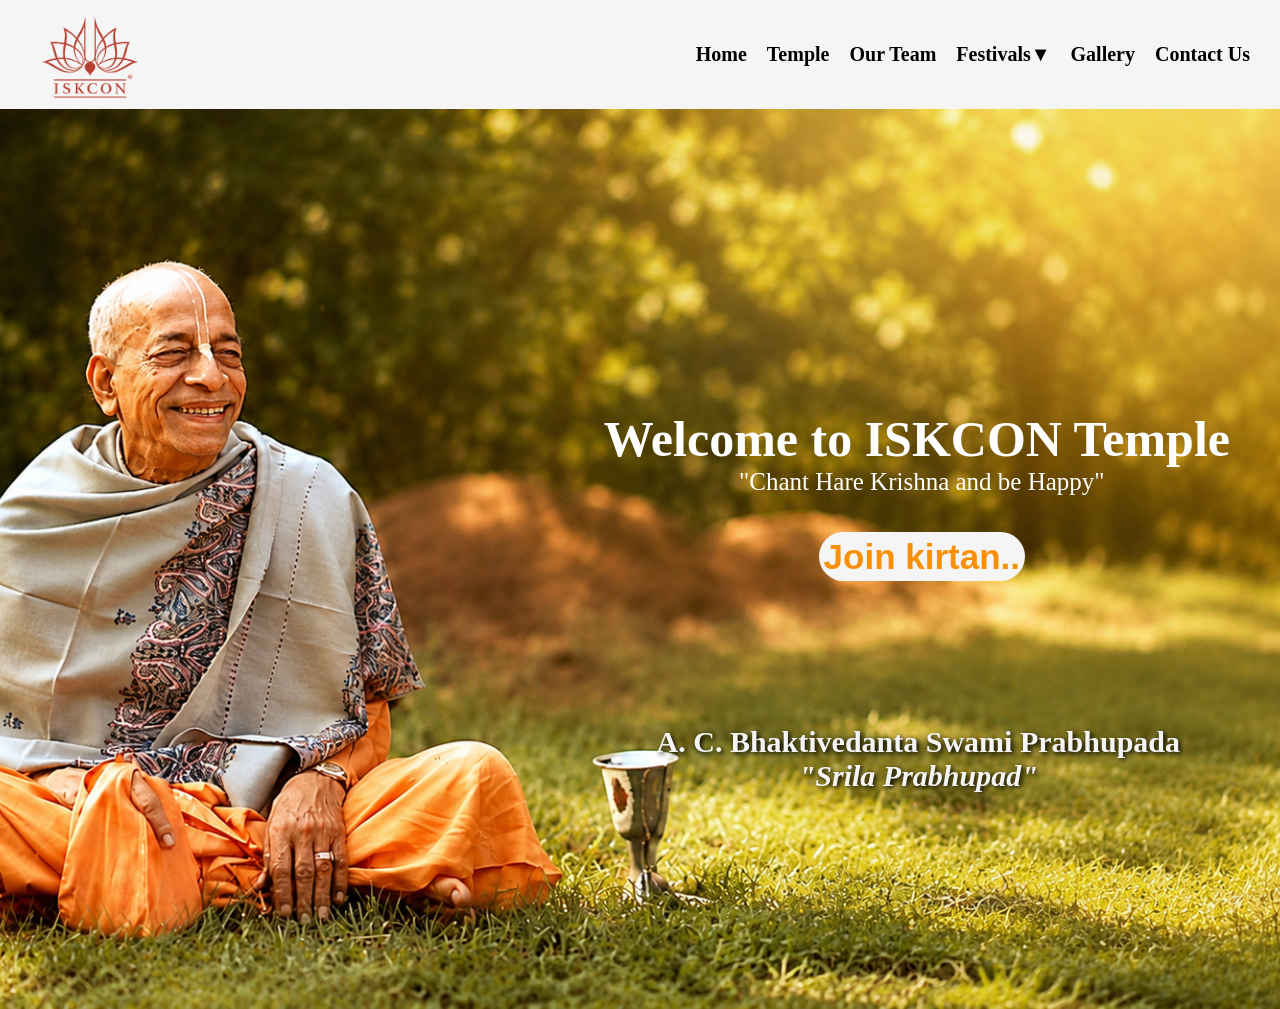
<file: index.html>
<!DOCTYPE html>
<html lang="en">
<head>
    <meta charset="UTF-8">
    <meta name="viewport" content="width=device-width, initial-scale=1.0">
    <link rel="stylesheet" href="index.css">
    <title>Document</title>
</head>
<body>
   <header>
    <nav class="navbar">
    <a href="index.html">
        <img src="ISKCON.png" alt="ISKCON Logo" class="logo">
    </a>

    <div class="menu-btn" onclick="toggleMenu()">☰</div>


    <ul class="nav-links">
            <li><a href="index.html">Home</a></li>
            <li><a href="temple.html">Temple</a></li>
            <li><a href="team.html">Our Team</a></li>
            <a href="festival.html">Festivals▼</a>

        <ul class="dropdown-menu">
            <li><a href="#">Janmashtami</a></li>
            <li><a href="#">Rath Yatra</a></li>
            <li><a href="#">Gaura Purnima</a></li>
        </ul>
    </li>
            <li><a href="gallery.html">Gallery</a></li>
            <li><a href="contact.html">Contact Us</a></li>
            
        </ul>
    </nav>
</header>
<section class="hero">
    <div class="hero-content">
        <h1>Welcome to ISKCON Temple</h1>
        <p>"Chant Hare Krishna and be Happy"</p>
        <button><a href="video.html"><b>Join kirtan..</a></button>
    </div>
    <div class="sr"><p>A. C. Bhaktivedanta Swami Prabhupada<BR><i>"Srila Prabhupad"</i></p></div>
</section>



</body>
</html>
</file>
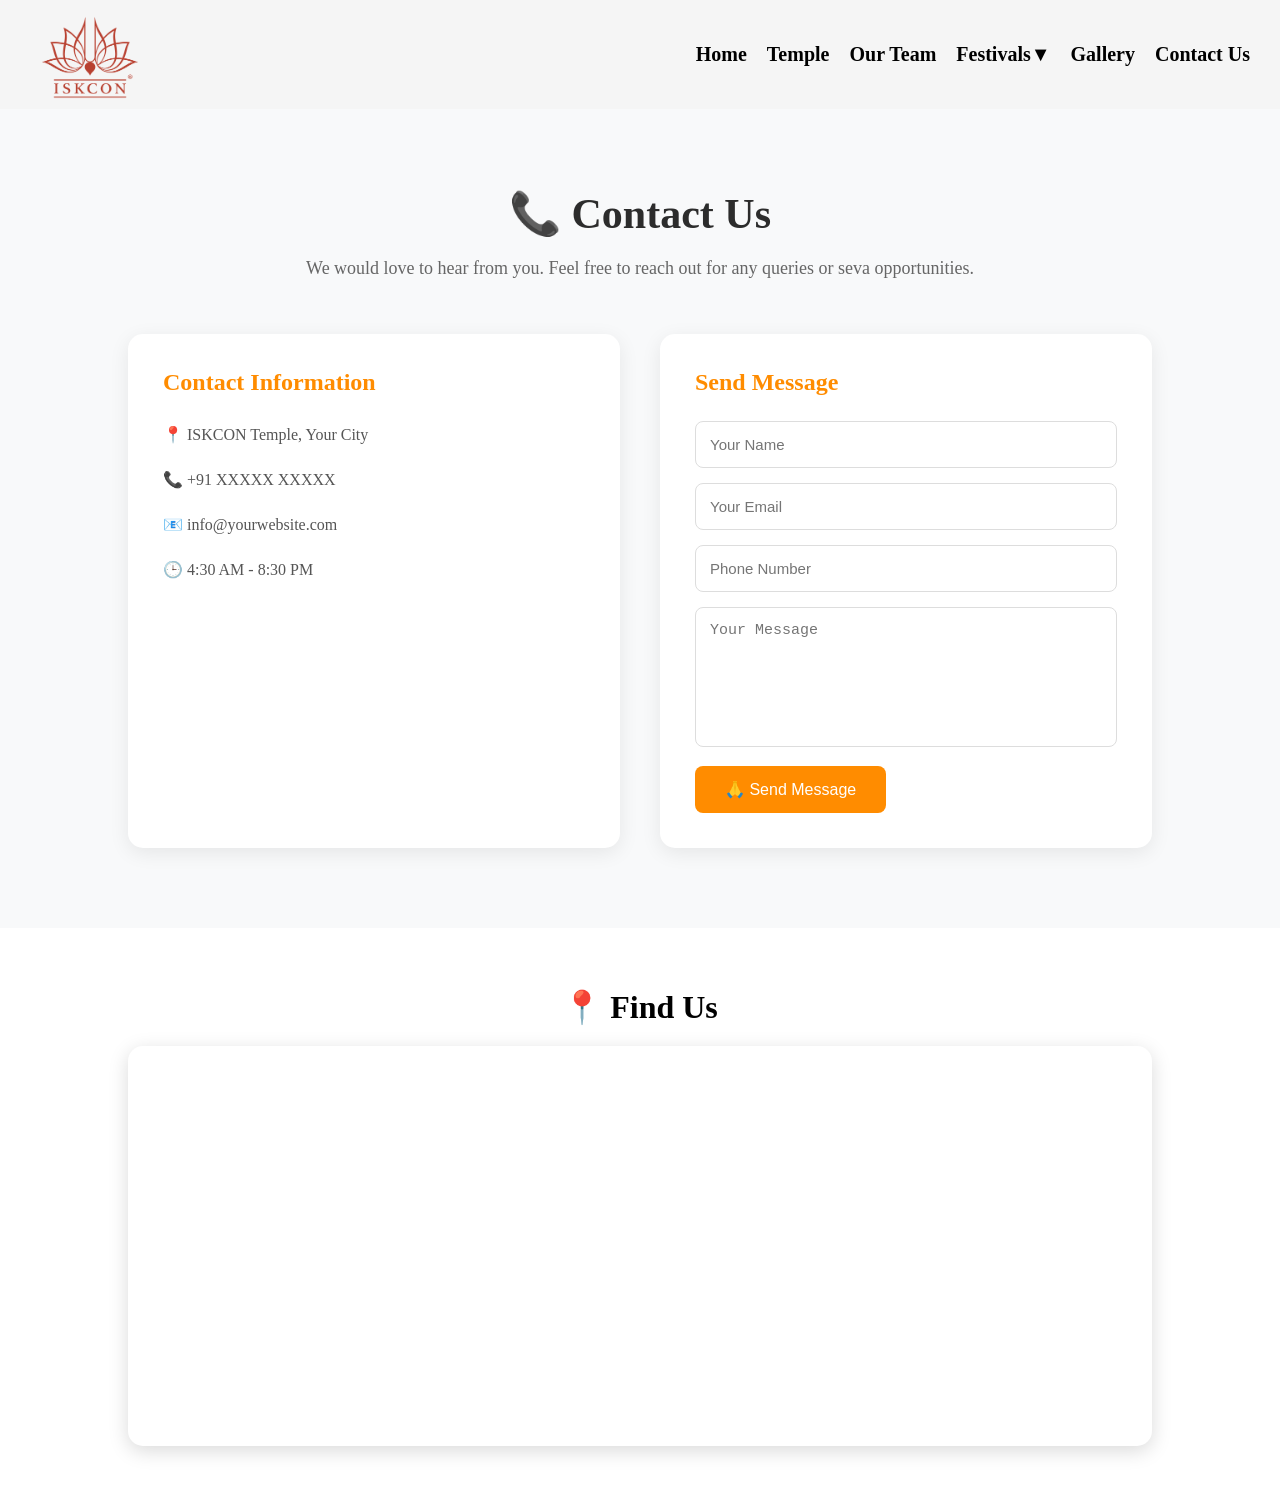
<file: contact.html>
<!DOCTYPE html>
<html lang="en">
<head>
    <meta charset="UTF-8">
    <meta name="viewport" content="width=device-width, initial-scale=1.0">
    <link rel="stylesheet" href="contact.css">
    <title>Document</title>
</head>
<body>
    <header>
    <nav class="navbar">
    <a href="index.html">
        <img src="ISKCON.png" alt="ISKCON Logo" class="logo">
    </a>
    <ul class="nav-links">
            <li><a href="index.html">Home</a></li>
            <li><a href="temple.html">Temple</a></li>
            <li><a href="team.html">Our Team</a></li>
            <li class="dropdown">
        <a href="festival.html">Festivals▼</a>

        <ul class="dropdown-menu">
            <li><a href="#">Janmashtami</a></li>
            <li><a href="#">Rath Yatra</a></li>
            <li><a href="#">Gaura Purnima</a></li>
            <li><a href="#">Ram Navmi</a></li>
            <li><a href="#">Mango Festival</a></li>
        </ul>
    </li>

            <li><a href="gallery.html">Gallery</a></li>
            <li><a href="contact.html">Contact Us</a></li>
            
        </ul>
    </nav>
</header>
<section class="contact-section">

    <div class="contact-heading">
        <h1>📞 Contact Us</h1>
        <p>We would love to hear from you. Feel free to reach out for any queries or seva opportunities.</p>
    </div>

    <div class="contact-container">

        <div class="contact-info">
            <h2>Contact Information</h2>

            <p>📍 ISKCON Temple, Your City</p>
            <p>📞 +91 XXXXX XXXXX</p>
            <p>📧 info@yourwebsite.com</p>
            <p>🕒 4:30 AM - 8:30 PM</p>
        </div>

        <div class="contact-form">
            <h2>Send Message</h2>

            <input type="text" placeholder="Your Name">
            <input type="email" placeholder="Your Email">
            <input type="tel" placeholder="Phone Number">

            <textarea placeholder="Your Message"></textarea>

            <button>🙏 Send Message</button>
        </div>

    </div>

</section>

<section class="map-section">
    <h2>📍 Find Us</h2>

    <iframe
        src="https://www.google.com/maps/place/ISKCON+Center,+Srivas+Angan/@28.4988493,77.2254503,17z/data=!4m6!3m5!1s0x390ce100386e729d:0x1ab38f4ab0ec0196!8m2!3d28.4988493!4d77.2254503!16s%2Fg%2F11x2k9mfbv?entry=ttu&g_ep=EgoyMDI2MDYyMS4wIKXMDSoASAFQAw%3D%3D"
        width="100%"
        height="400"
        style="border:0;"
        allowfullscreen=""
        loading="lazy">
    </iframe>
</section>

</body>
</html>
</file>
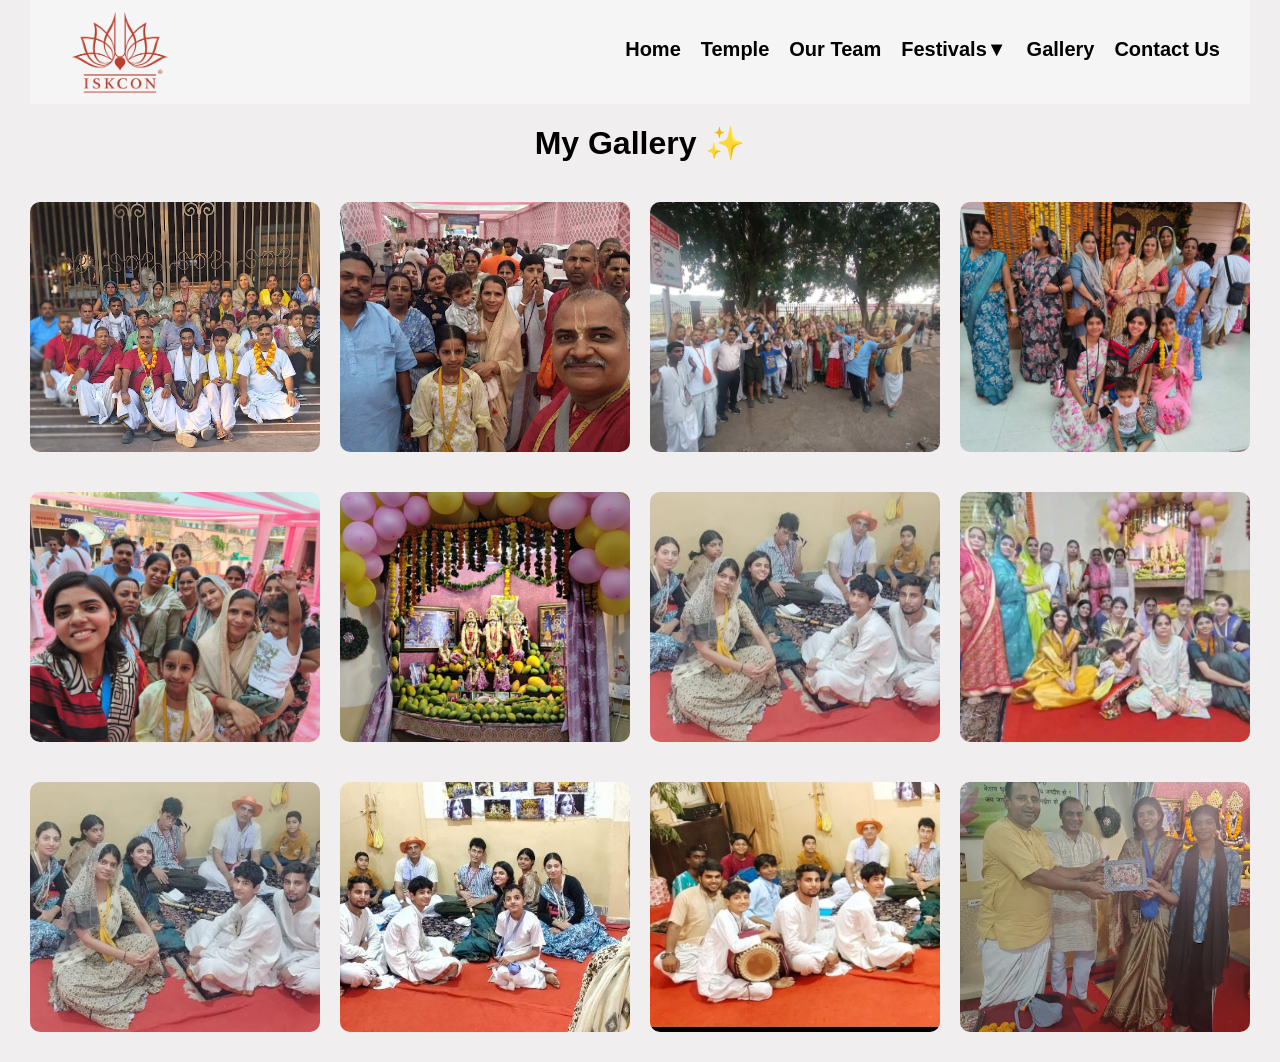
<file: gallery.html>
<!DOCTYPE html>
<html lang="en">
<head>
    <meta charset="UTF-8">
    <meta name="viewport" content="width=device-width, initial-scale=1.0">
    <link rel="stylesheet" href="gallery.css">
    <title>Document</title>
</head>
<body>
    <header>
    <nav class="navbar">
    <a href="index.html">
        <img src="ISKCON.png" alt="ISKCON Logo" class="logo">
    </a>

    
    <ul class="nav-links">
            <li><a href="index.html">Home</a></li>
            <li><a href="temple.html">Temple</a></li>
            <li><a href="team.html">Our Team</a></li>
            <a href="festival.html">Festivals▼</a>

        <ul class="dropdown-menu">
            <li><a href="#">Janmashtami</a></li>
            <li><a href="#">Rath Yatra</a></li>
            <li><a href="#">Gaura Purnima</a></li>
        </ul>
    </li>
            <li><a href="gallery.html">Gallery</a></li>
            <li><a href="contact.html">Contact Us</a></li>
            
        </ul>
    </nav>
</header>
<h1>My Gallery

✨</h1>

    <div class="gallery">
        <img src="devotee2" alt="Image 1">
        <img src="devotee1" alt="Image 1">
        <img src="devotee" alt="Image 1">
        <img src="p1.jpeg" alt="Image 1">
        <img src="p2.jpeg" alt="Image 2">
        <img src="p3.jpeg" alt="Image 3">
        <img src="p4.jpeg" alt="Image 4">
        <img src="p5.jpeg" alt="Image 5">
        <img src="p6.jpeg" alt="Image 6">
        <img src="p7.jpeg" alt="Image 6">
        <img src="p8.jpeg" alt="Image 6">
        <img src="devotee3" alt="Image 1">
    </div>
</body>
</html>
</file>
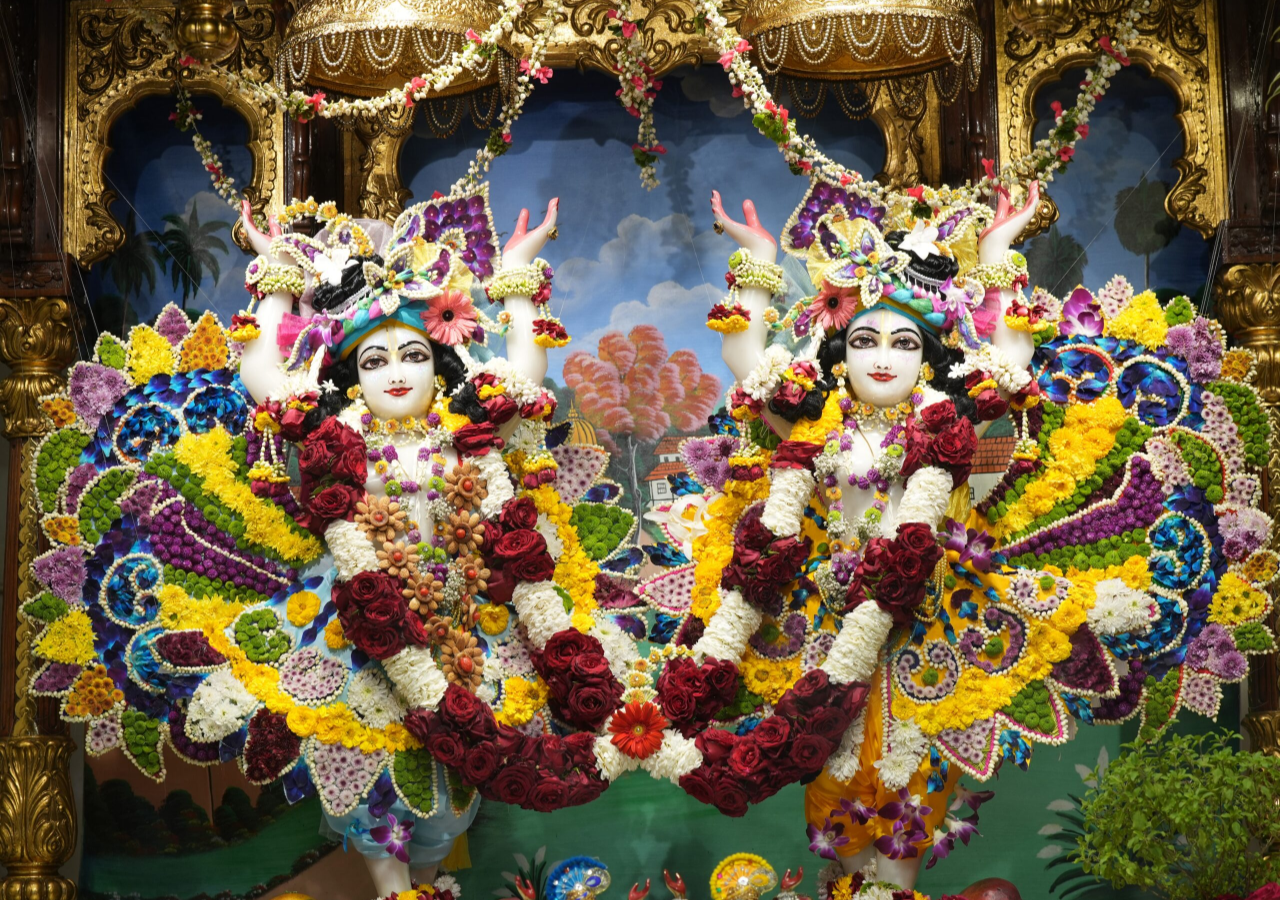
<file: goura.html>
<!DOCTYPE html>
<html lang="en">
<head>
    <meta charset="UTF-8">
    <meta name="viewport" content="width=device-width, initial-scale=1.0">
    <link rel="stylesheet" href="goura.css">
    <title>Document</title>
</head>
<body>
    
</body>
</html>
</file>
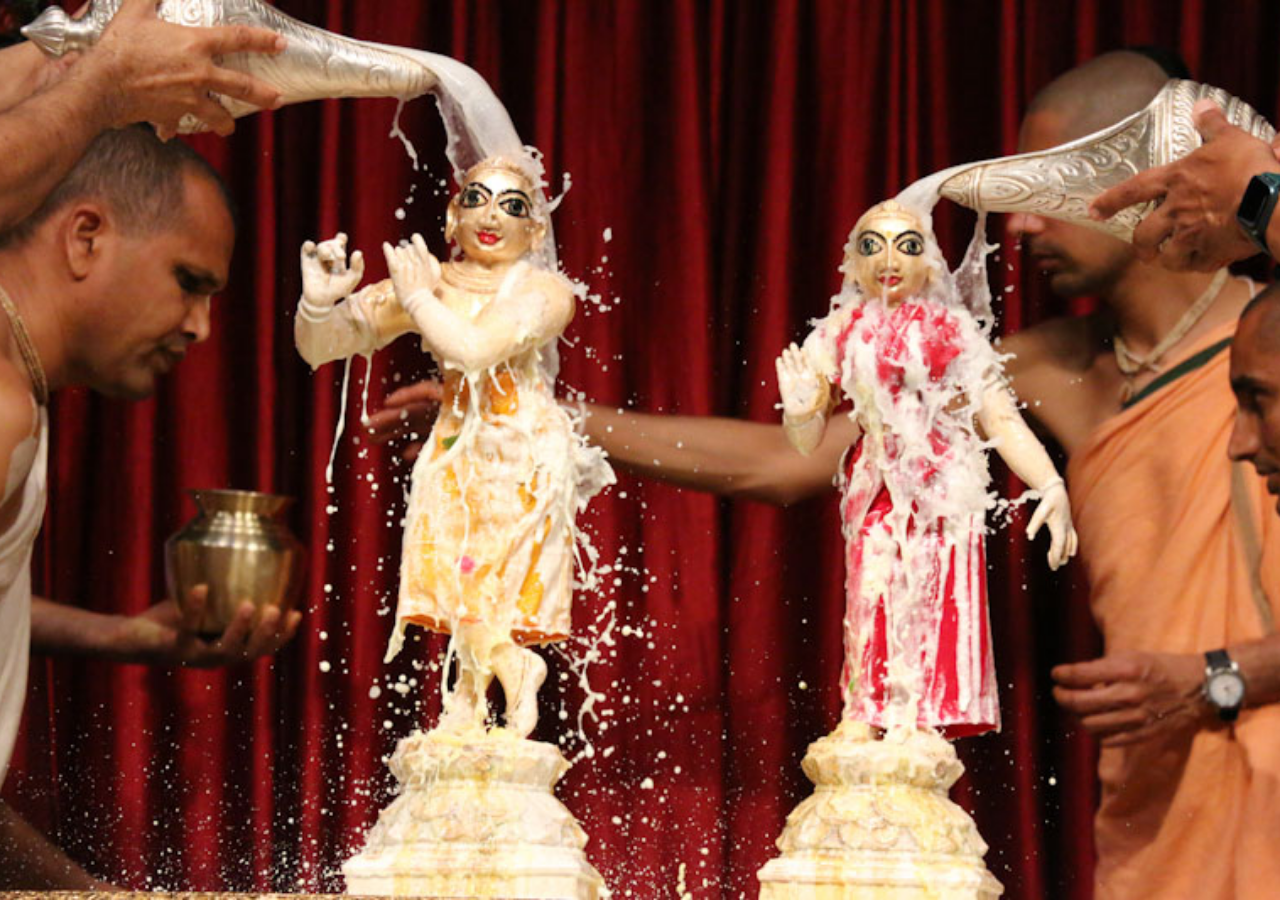
<file: jan.html>
<!DOCTYPE html>
<html lang="en">
<head>
    <meta charset="UTF-8">
    <meta name="viewport" content="width=device-width, initial-scale=1.0">
    <link rel="stylesheet" href="jan.css">
    <title>Document</title>
</head>
<body>
    
</body>
</html>
</file>
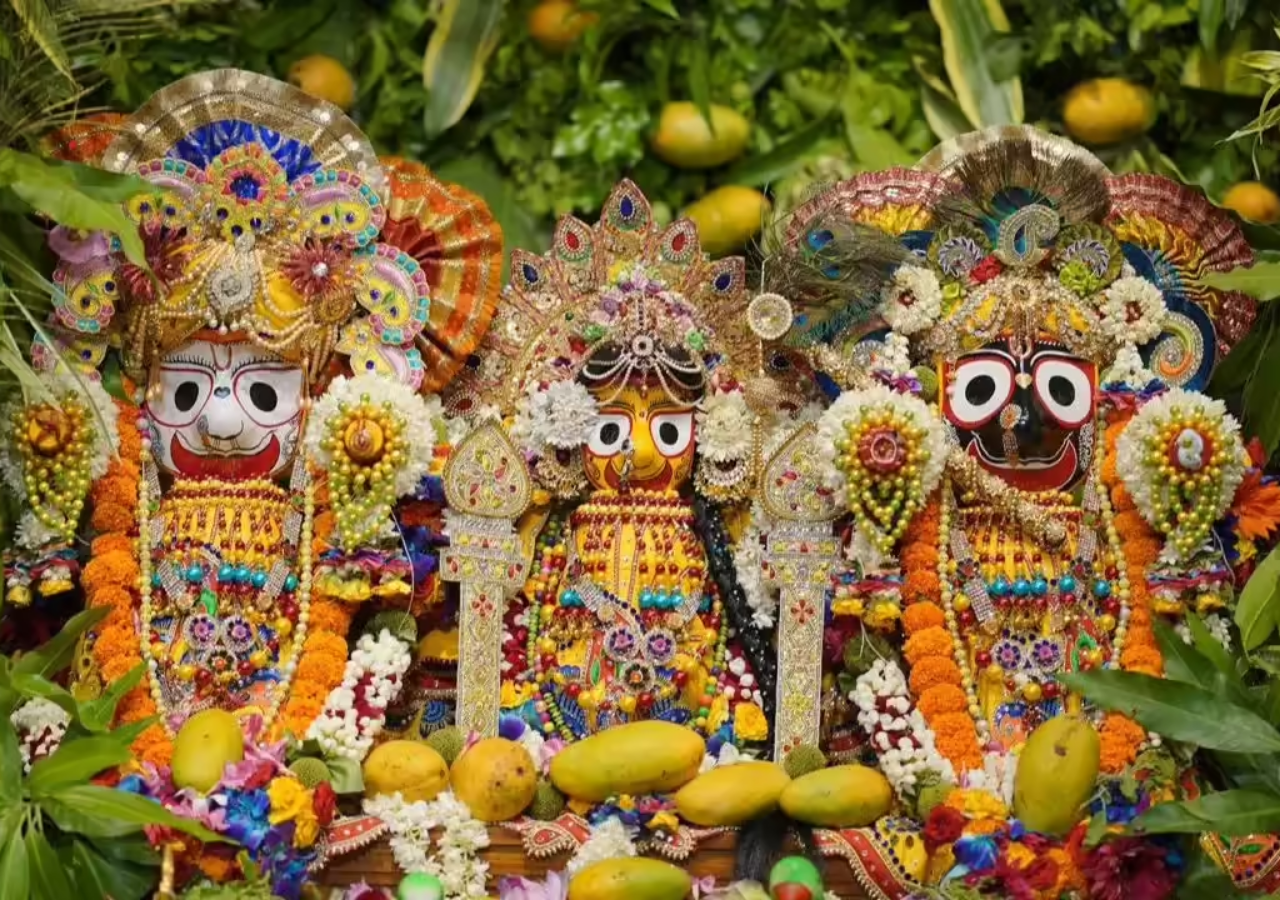
<file: mango.html>
<!DOCTYPE html>
<html lang="en">
<head>
    <meta charset="UTF-8">
    <meta name="viewport" content="width=device-width, initial-scale=1.0">
    <link rel="stylesheet" href="mango.css">
    <title>Document</title>
</head>
<body>
    
</body>
</html>
</file>
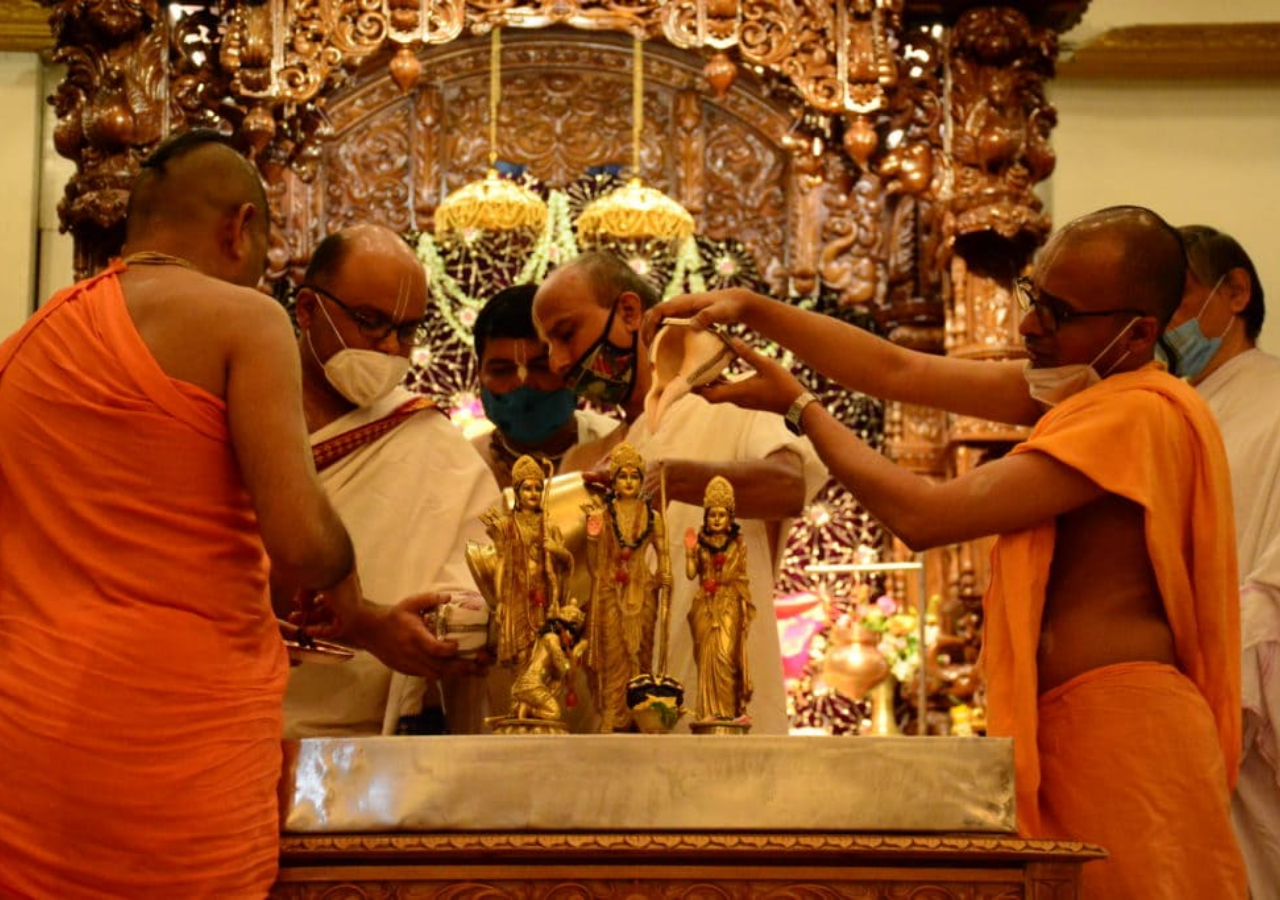
<file: ram.html>
<!DOCTYPE html>
<html lang="en">
<head>
    <meta charset="UTF-8">
    <meta name="viewport" content="width=device-width, initial-scale=1.0">
    <link rel="stylesheet" href="ram.css">
    <title>Document</title>
</head>
<body>
    
</body>
</html>
</file>
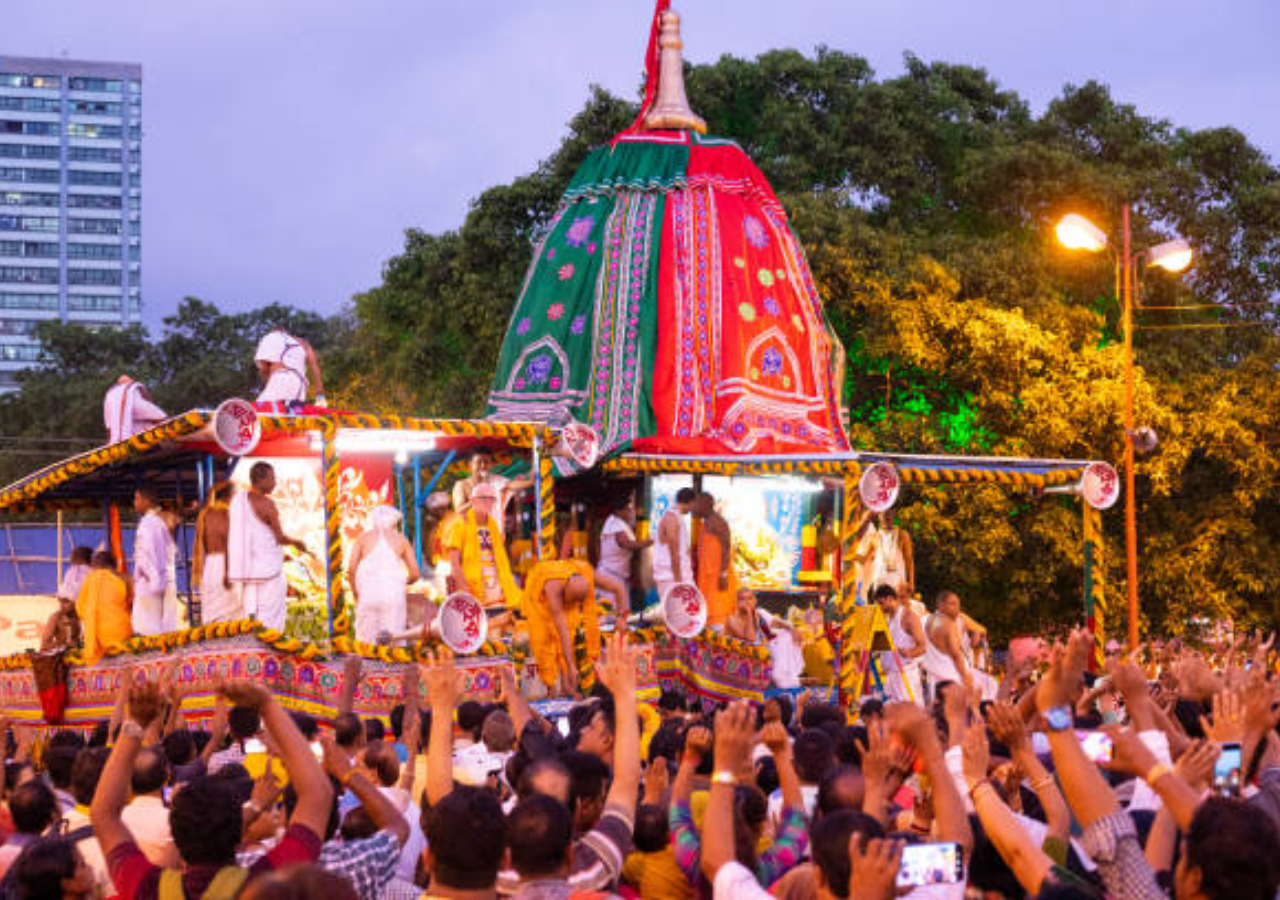
<file: rath.html>
<!DOCTYPE html>
<html lang="en">
<head>
    <meta charset="UTF-8">
    <meta name="viewport" content="width=device-width, initial-scale=1.0">
    <link rel="stylesheet" href="rath.css">
    <title>Document</title>
</head>
<body>
    
</body>
</html>
</file>
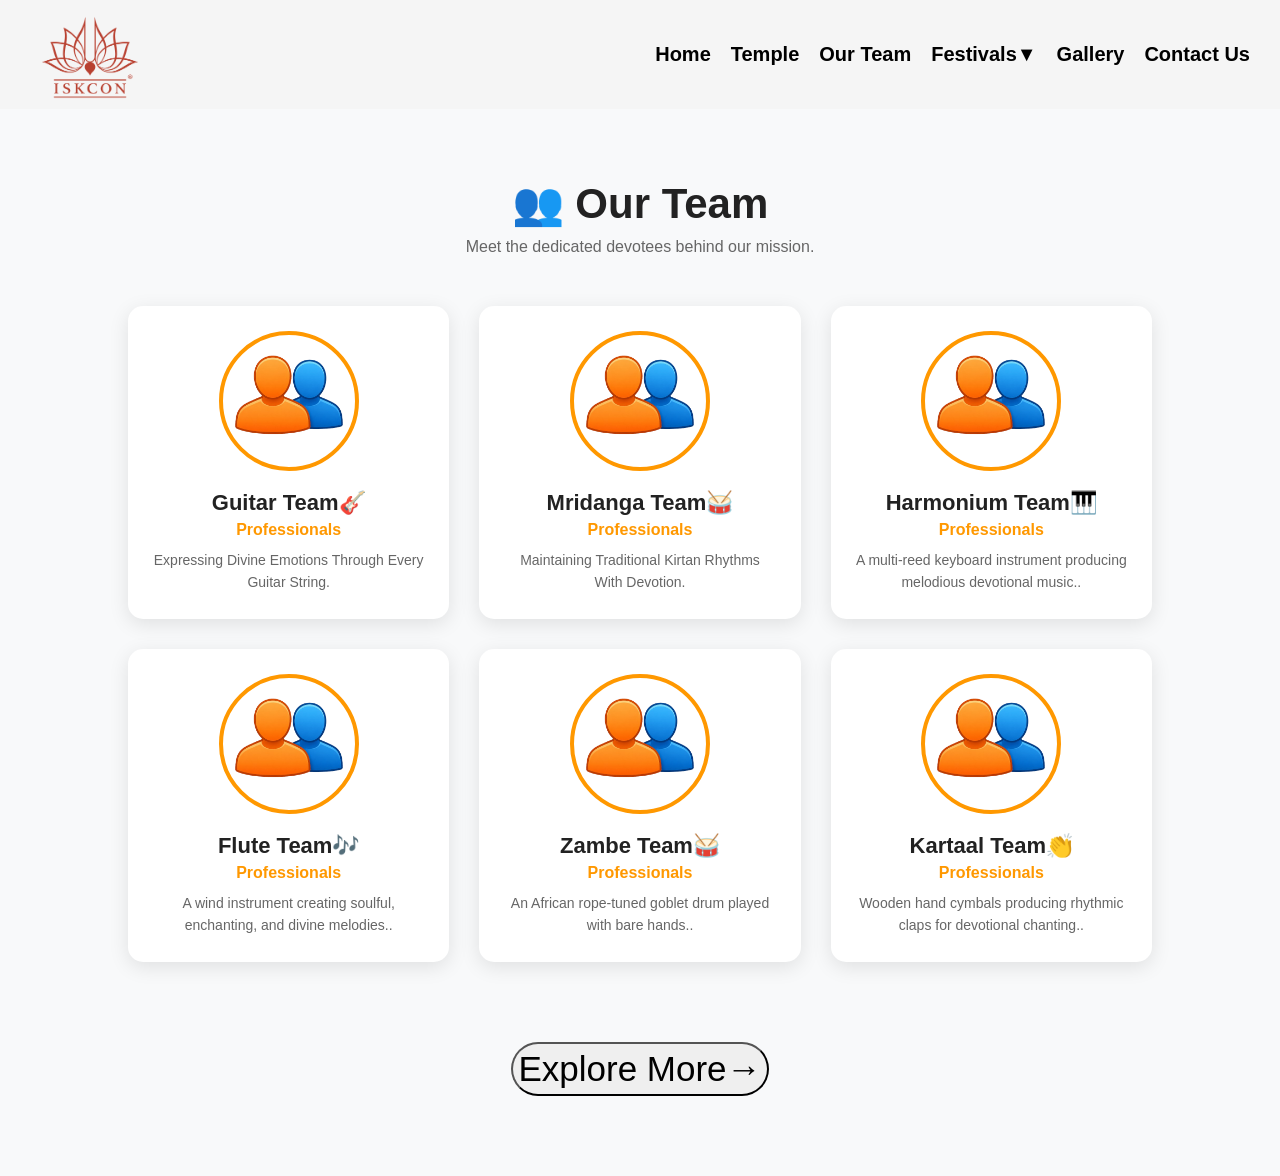
<file: team.html>
<!DOCTYPE html>
<html lang="en">
<head>
    <meta charset="UTF-8">
    <meta name="viewport" content="width=device-width, initial-scale=1.0">
    <link rel="stylesheet" href="team.css">
    <title>Document</title>
</head>
<body>
    <header>
    <nav class="navbar">
    <a href="index.html">
        <img src="ISKCON.png" alt="ISKCON Logo" class="logo">
    </a>
    <ul class="nav-links">
            <li><a href="index.html">Home</a></li>
            <li><a href="temple.html">Temple</a></li>
            <li><a href="team.html">Our Team</a></li>
            <a href="festival.html">Festivals▼</a>

        <ul class="dropdown-menu">
            <li><a href="#">Janmashtami</a></li>
            <li><a href="#">Rath Yatra</a></li>
            <li><a href="#">Gaura Purnima</a></li>
        </ul>
    </li>
            <li><a href="gallery.html">Gallery</a></li>
            <li><a href="#">Contact Us</a></li>
            
        </ul>
    </nav>
</header>
    <section class="team-section">
    <h1>👥 Our Team</h1>
    <p class="subtitle">Meet the dedicated devotees behind our mission.</p>

    <div class="team-container">

        <div class="team-card">
            <img src="member.png" alt="Member">
            <h3>Guitar Team🎸</h3>
            <span>Professionals</span>
            <p>Expressing Divine Emotions Through Every Guitar String.</p>
        </div>

        <div class="team-card">
            <img src="member.png" alt="Member">
            <h3>Mridanga Team🥁</h3>
            <span>Professionals</span>
            <p>Maintaining Traditional Kirtan Rhythms With Devotion.</p>
        </div>

        <div class="team-card">
            <img src="member.png" alt="Member">
            <h3>Harmonium Team🎹</h3>
            <span>Professionals</span>
            <p>A multi-reed keyboard instrument producing melodious devotional music..</p>
        </div>

        <div class="team-card">
            <img src="member.png" alt="Member">
            <h3>Flute Team🎶</h3>
            <span>Professionals</span>
            <p>A wind instrument creating soulful, enchanting, and divine melodies..</p>
        </div>

        <div class="team-card">
            <img src="member.png" alt="Member">
            <h3>Zambe Team🥁</h3>
            <span>Professionals</span>
            <p>An African rope-tuned goblet drum played with bare hands..</p>
        </div>

        <div class="team-card">
            <img src="member.png" alt="Member">
            <h3>Kartaal Team👏</h3>
            <span>Professionals</span>
            <p>Wooden hand cymbals producing rhythmic claps for devotional chanting..</p>
        </div>


    </div>
    <button>Explore More→</button>
</section>
</body>
</html>
</file>
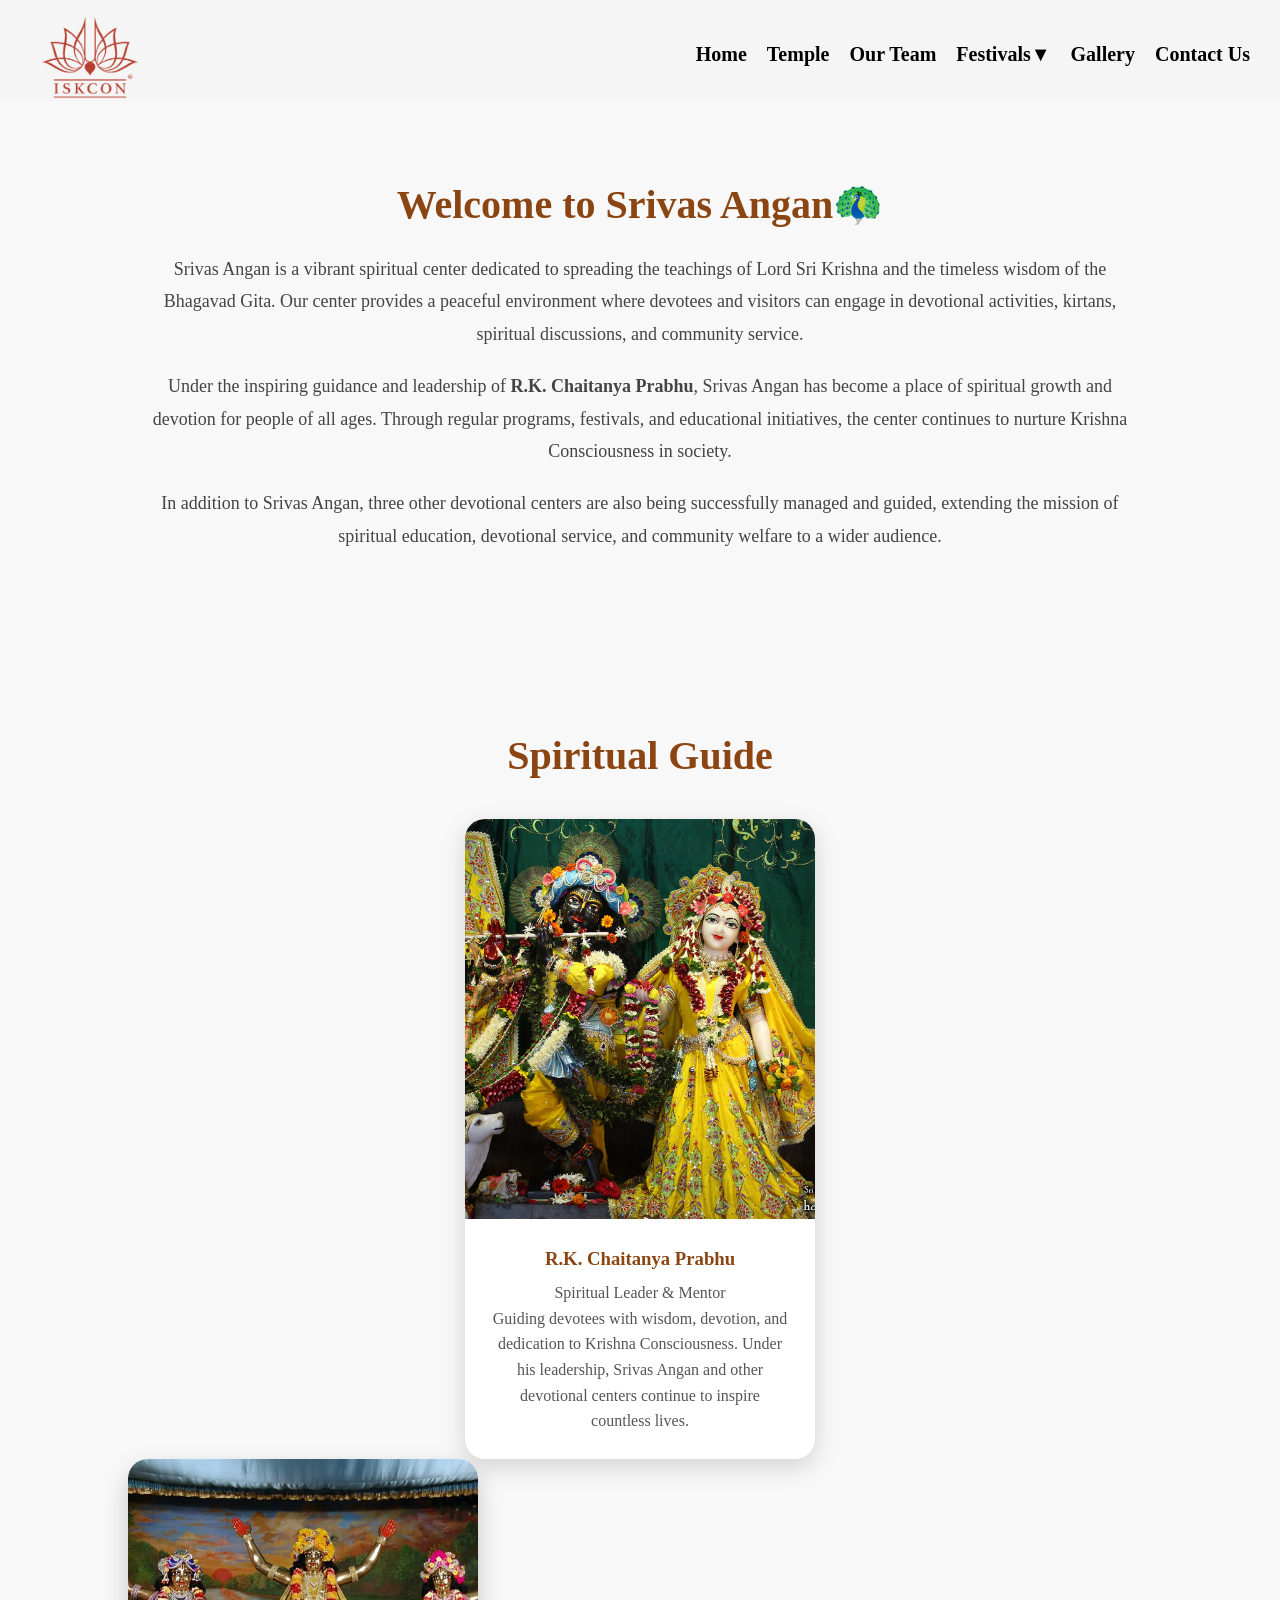
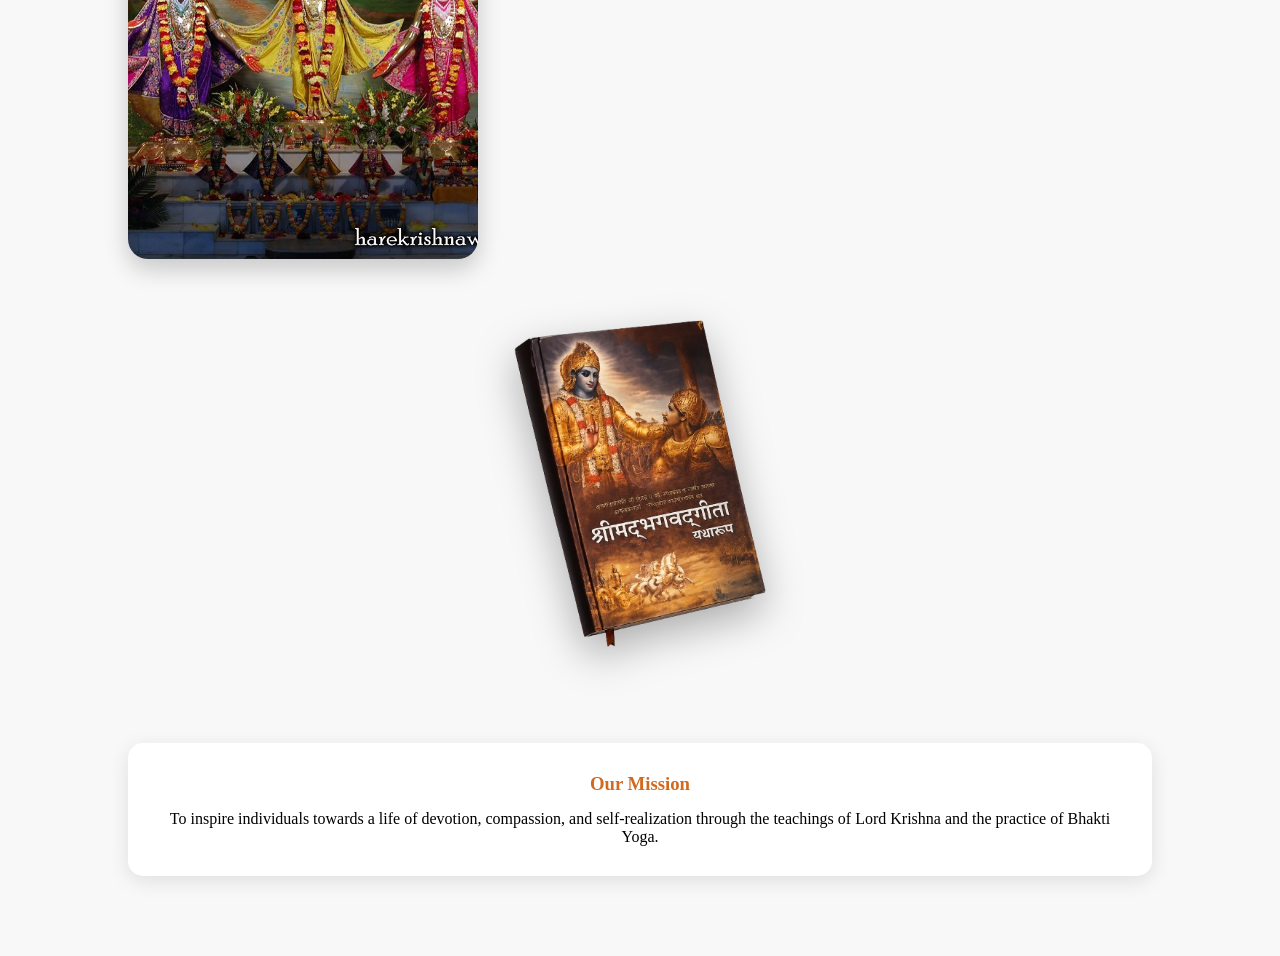
<file: temple.html>
<!DOCTYPE html>
<html lang="en">
<head>
    <meta charset="UTF-8">
    <meta name="viewport" content="width=device-width, initial-scale=1.0">
    <link rel="stylesheet" href="temple.css">
    <title>Document</title>
</head>
<body>
    
    <header>
    <nav class="navbar">
    <a href="index.html">
        <img src="ISKCON.png" alt="ISKCON Logo" class="logo">
    </a>
    <ul class="nav-links">
            <li><a href="index.html">Home</a></li>
            <li><a href="temple.html">Temple</a></li>
            <li><a href="team.html">Our Team</a></li>
            <li class="dropdown">
        <a href="festival.html">Festivals▼</a>

        <ul class="dropdown-menu">
            <li><a href="#">Janmashtami</a></li>
            <li><a href="#">Rath Yatra</a></li>
            <li><a href="#">Gaura Purnima</a></li>
            <li><a href="#">Ram Navmi</a></li>
            <li><a href="#">Mango Festival</a></li>
        </ul>
    </li>

            <li><a href="gallery.html">Gallery</a></li>
            <li><a href="contact.html">Contact Us</a></li>
            
        </ul>
    </nav>
</header>
<div class="sa">
    </div>

    <section class="about-temple">
    <div class="container">
        <h2>Welcome to Srivas Angan🦚</h2>

        <p>
            Srivas Angan is a vibrant spiritual center dedicated to spreading the
            teachings of Lord Sri Krishna and the timeless wisdom of the
            Bhagavad Gita. Our center provides a peaceful environment where
            devotees and visitors can engage in devotional activities, kirtans,
            spiritual discussions, and community service.
        </p>

        <p>
            Under the inspiring guidance and leadership of
            <strong>R.K. Chaitanya Prabhu</strong>, Srivas Angan has become a
            place of spiritual growth and devotion for people of all ages.
            Through regular programs, festivals, and educational initiatives,
            the center continues to nurture Krishna Consciousness in society.
        </p>

        <p>
            In addition to Srivas Angan, three other devotional centers are also
            being successfully managed and guided, extending the mission of
            spiritual education, devotional service, and community welfare to a
            wider audience.
        </p>

        
    </div>

</section>
    <section class="leader-section">
    <h2>Spiritual Guide</h2>

    <div class="leader-card">
        <img src="aa3.jpg" alt="R.K. Chaitanya Prabhu">

        <div class="leader-content">
            <h3>R.K. Chaitanya Prabhu</h3>
            <p>Spiritual Leader & Mentor</p>

            <p>
                Guiding devotees with wisdom, devotion, and dedication to
                Krishna Consciousness. Under his leadership, Srivas Angan and
                other devotional centers continue to inspire countless lives.
            </p>
        </div>
    </div>

    <div class="team-card">

    <img src="aa2.jpg" alt="R.K Chaitanya Prabhu">

    <div class="info">
        <h2>R.K Chaitanya Prabhu</h2>
        <p>
            Spiritual Leader & Mentor

Guiding devotees with wisdom, devotion, and dedication to Krishna Consciousness. Under his leadership, Srivas Angan and other devotional centers continue to inspire countless lives.
        </p>
    </div>

</div>

<img src="geeta.png" alt="Bhagavad Gita" class="floating-img">
    <div class="mission-box">
            <h3>Our Mission</h3>
            <p>
                To inspire individuals towards a life of devotion, compassion,
                and self-realization through the teachings of Lord Krishna and
                the practice of Bhakti Yoga.
            </p>
        </div>
</section>
</body>
</html>
</file>
<file: index.css>
*{
    margin: 0;
    padding: 0;
    box-sizing: border-box;
}

.navbar{
    display: flex;
    justify-content: space-between;
    align-items: center;
    padding: 1px 30px;
    background-color: #f5f5f5;
}

.logo{
    width: 100px;
    height: auto;
    margin-left: 10px;
    margin-top: 10px;
}

.nav-links{
    display: flex;
    list-style: none;
    gap: 20px;
}

.nav-links a{
    text-decoration: none;
    color: black;
    font-size: 20px;
    font-weight: bold;
}

.nav-links a:hover{
    color: orange;
}

.hero{
    height: 100vh;
    background-image: url("./srilaa.png");
    background-size: cover;
    background-position: center;
    background-repeat: no-repeat;
    display: flex;
    justify-content: flex-end;
    align-items: center;
    

}

.hero-content{
    text-align: center;
    color: white;
    right: 50px;
    position: absolute;
}

.hero-content h1{
    font-size: 50px;
    margin-top: -130px;
    margin-left: -10px;
}

.hero-content p{
    font-size: 25px;
   
}

button{
    font-size: 35px;
    border-radius: 60px;
    margin-top: 40px;
    padding: 1px;
    background-color: transparent;
    border: none;
}


    button a{
    color: rgb(248, 145, 9);
    text-decoration: none;
    transition: 0.3s;
    background: whitesmoke;
    border-radius: 90px;
    padding: 5px;
    border: none;
    }


button a:hover{
    color: black;
    background-color: transparent;
    border: 2px whitesmoke;

}

.sr{
    margin-right: 100px;
    margin-top: 400px;
    color: whitesmoke;
    font-size: 30px;
    text-align: center;
    text-shadow: 2px 2px 5px black;
}

h1{
    text-align: center;
    margin-top: 10px;
    flex-direction: left;
}

.scroll{
    display: flex;
    justify-content: center;
      
}

.dropdown{
    position: relative;
}

.dropdown-menu{
    position: absolute;
    top: 100%;
    left: 0;
    background: white;
    width: 180px;
    display: none;
    box-shadow: 0 5px 15px rgba(0,0,0,0.2);
    border-radius: 8px;
}

.dropdown-menu li{
    padding: 12px;
}

.dropdown-menu li a{
    text-decoration: none;
    color: black;
    display: block;
}

.dropdown-menu li:hover{
    background: #f4f4f4;
}

.dropdown:hover .dropdown-menu{
    display: block;
}
.menu-btn{
    display: none;
    font-size: 30px;
    cursor: pointer;
}

@media (max-width:768px){

    .menu-btn{
        display: block;
    }

    .nav-links{
        display: none;
        flex-direction: column;
        position: absolute;
        top: 80px;
        right: 10px;
        background: white;
        width: 200px;
        padding: 15px;
        box-shadow: 0 0 10px rgba(0,0,0,0.2);
    }

    .nav-links.active{
        display: flex;
    }
}
</file>
<file: contact.css>
*{
    margin: 0;
    padding: 0;
    box-sizing: border-box;
}

.navbar{
    display: flex;
    justify-content: space-between;
    align-items: center;
    padding: 1px 30px;
    background-color: #f5f5f5;
    box-shadow: 5px 5px 5px 5px solid black;
}

.logo{
    width: 100px;
    height: auto;
    margin-left: 10px;
    margin-top: 10px;
}

.nav-links{
    display: flex;
    list-style: none;
    gap: 20px;
}

.nav-links a{
    text-decoration: none;
    color: black;
    font-size: 20px;
    font-weight: bold;
}

.nav-links a:hover{
    color: orange;
}


nav ul{
    list-style: none;
    display: flex;
    gap: 30px;
}

.dropdown{
    position: relative;
}

.dropdown-menu{
    position: absolute;
    top: 100%;
    left: 0;
    background: white;
    width: 180px;
    display: none;
    box-shadow: 0 5px 15px rgba(0,0,0,0.2);
    border-radius: 8px;
}

.dropdown-menu li{
    padding: 12px;
}

.dropdown-menu li a{
    text-decoration: none;
    color: black;
    display: block;
}

.dropdown-menu li:hover{
    background: #f4f4f4;
}

.dropdown:hover .dropdown-menu{
    display: block;
}

/* Contact Section */

.contact-section{
    padding: 80px 10%;
    background: #f8f9fa;
}

.contact-heading{
    text-align: center;
    margin-bottom: 50px;
}

.contact-heading h1{
    font-size: 42px;
    color: #2c2c2c;
    margin-bottom: 15px;
}

.contact-heading p{
    color: #666;
    font-size: 18px;
    max-width: 700px;
    margin: auto;
    line-height: 1.7;
}

/* Main Container */

.contact-container{
    display: flex;
    justify-content: space-between;
    gap: 40px;
    flex-wrap: wrap;
}

/* Contact Info */

.contact-info{
    flex: 1;
    min-width: 320px;
    background: #fff;
    padding: 35px;
    border-radius: 15px;
    box-shadow: 0 5px 20px rgba(0,0,0,0.08);
}

.contact-info h2{
    margin-bottom: 25px;
    color: #ff8c00;
}

.contact-info p{
    margin-bottom: 18px;
    color: #555;
    line-height: 1.7;
    font-size: 16px;
}

/* Contact Form */

.contact-form{
    flex: 1;
    min-width: 320px;
    background: #fff;
    padding: 35px;
    border-radius: 15px;
    box-shadow: 0 5px 20px rgba(0,0,0,0.08);
}

.contact-form h2{
    margin-bottom: 25px;
    color: #ff8c00;
}

.contact-form input,
.contact-form textarea{
    width: 100%;
    padding: 14px;
    margin-bottom: 15px;
    border: 1px solid #ddd;
    border-radius: 8px;
    outline: none;
    font-size: 15px;
}

.contact-form textarea{
    resize: none;
    height: 140px;
}

.contact-form input:focus,
.contact-form textarea:focus{
    border-color: #ff8c00;
}

/* Button */

.contact-form button{
    background: #ff8c00;
    color: white;
    border: none;
    padding: 14px 30px;
    border-radius: 8px;
    cursor: pointer;
    font-size: 16px;
    transition: 0.3s;
}

.contact-form button:hover{
    background: #e67e00;
    transform: translateY(-3px);
}

/* Responsive */

@media(max-width:768px){
    .contact-container{
        flex-direction: column;
    }

    .contact-heading h1{
        font-size: 32px;
    }
}

.map-section{
    padding: 60px 10%;
    text-align: center;
}

.map-section h2{
    margin-bottom: 20px;
    font-size: 32px;
}

.map-section iframe{
    border-radius: 15px;
    box-shadow: 0 5px 20px rgba(0,0,0,0.15);
}
</file>
<file: gallery.css>
*{
    margin: 0;
    padding: 0;
    box-sizing: border-box;
}

.navbar{
    display: flex;
    justify-content: space-between;
    align-items: center;
    padding: 1px 30px;
    background-color: #f5f5f5;
    margin-top: -35px;
    width: 100%;
}

.logo{
    width: 100px;
    height: auto;
    margin-left: 10px;
    margin-top: 10px;
}

.nav-links{
    display: flex;
    list-style: none;
    gap: 20px;
}

.nav-links a{
    text-decoration: none;
    color: black;
    font-size: 20px;
    font-weight: bold;
}

.nav-links a:hover{
    color: orange;
}
body{
    background: #f0eeee;
    padding: 30px;
    font-family: Arial, sans-serif;
}

h1{
    text-align: center;
    margin-bottom: 20px;
    margin-top: 20px;
}

.gallery{
    display: grid;
    grid-template-columns: repeat(auto-fit, minmax(250px, 1fr));
    gap: 20px;
}

.gallery img{
    width: 100%;
    height: 250px;
    object-fit: cover;
    border-radius: 10px;
    transition: 0.4s;
    cursor: pointer;
    margin-top: 20px;
}

.gallery img:hover{
    transform: scale(1.05);
    box-shadow: 0 5px 15px rgba(0,0,0,0.3);
}

.dropdown{
    position: relative;
}

.dropdown-menu{
    position: absolute;
    top: 100%;
    left: 0;
    background: white;
    width: 180px;
    display: none;
    box-shadow: 0 5px 15px rgba(0,0,0,0.2);
    border-radius: 8px;
}

.dropdown-menu li{
    padding: 12px;
}

.dropdown-menu li a{
    text-decoration: none;
    color: black;
    display: block;
}

.dropdown-menu li:hover{
    background: #f4f4f4;
}

.dropdown:hover .dropdown-menu{
    display: block;
}
</file>
<file: goura.css>
body{
    margin: 0;
    padding: 0;
    height: 100vh;

    background-image: url("./goura.jpg");
    background-size: cover;
    background-position: center;
    background-repeat: no-repeat;
    background-attachment: fixed;
}
</file>
<file: jan.css>
body{
    margin: 0;
    padding: 0;
    height: 100vh;

    background-image: url("./janamashtmi.jpg");
    background-size: cover;
    background-position: center;
    background-repeat: no-repeat;
    background-attachment: fixed;
}
</file>
<file: mango.css>
body{
    margin: 0;
    padding: 0;
    height: 100vh;

    background-image: url("./mango");
    background-size: cover;
    background-position: center;
    background-repeat: no-repeat;
    background-attachment: fixed;
}
</file>
<file: ram.css>
body{
    margin: 0;
    padding: 0;
    height: 100vh;

    background-image: url("./ram-navami-festival-2.jpg");
    background-size: cover;
    background-position: center;
    background-repeat: no-repeat;
    background-attachment: fixed;
}
</file>
<file: rath.css>
body{
    margin: 0;
    padding: 0;
    height: 100vh;

    background-image: url("./rath.jpg");
    background-size: cover;
    background-position: center;
    background-repeat: no-repeat;
    background-attachment: fixed;
}
</file>
<file: team.css>
*{
    margin: 0;
    padding: 0;
    box-sizing: border-box;
}

.navbar{
    display: flex;
    justify-content: space-between;
    align-items: center;
    padding: 1px 30px;
    background-color: #f5f5f5;
    box-shadow: 5px 5px 5px 5px solid black;
}

.logo{
    width: 100px;
    height: auto;
    margin-left: 10px;
    margin-top: 10px;
}

.nav-links{
    display: flex;
    list-style: none;
    gap: 20px;
}

.nav-links a{
    text-decoration: none;
    color: black;
    font-size: 20px;
    font-weight: bold;
}

.nav-links a:hover{
    color: orange;
}

*{
    margin:0;
    padding:0;
    box-sizing:border-box;
    font-family: 'Poppins', sans-serif;
}

.team-section{
    padding:80px 10%;
    background:#f8f9fa;
    text-align:center;
    
}

.team-section h1{
    font-size:42px;
    margin-bottom:10px;
    color:#222;
    margin-top: -10px;
}

.subtitle{
    color:#666;
    margin-bottom:50px;
}

.team-container{
    display:grid;
    grid-template-columns:repeat(auto-fit,minmax(250px,1fr));
    gap:30px;
}

.team-card{
    background:#fff;
    padding:25px;
    border-radius:15px;
    box-shadow:0 5px 20px rgba(0,0,0,0.1);
    transition:0.4s ease;
}

.team-card:hover{
    transform:translateY(-10px);
    box-shadow:0 15px 35px rgba(0,0,0,0.15);
}

.team-card img{
    width:140px;
    height:140px;
    border-radius:50%;
    object-fit:cover;
    margin-bottom:15px;
    border:4px solid #ff9800;
}

.team-card h3{
    font-size:22px;
    color:#222;
    margin-bottom:5px;
}

.team-card span{
    color:#ff9800;
    font-weight:600;
    display:block;
    margin-bottom:10px;
}

.team-card p{
    color:#666;
    font-size:14px;
    line-height:1.6;
}

body{
    font-family: "Segoe UI Emoji", "Noto Color Emoji", sans-serif;
}

button{
    font-size: 35px;
    margin-top: 80px;
    border-radius: 50px;
    padding: 5px;
}

.dropdown{
    position: relative;
}

.dropdown-menu{
    position: absolute;
    top: 100%;
    left: 0;
    background: white;
    width: 180px;
    display: none;
    box-shadow: 0 5px 15px rgba(0,0,0,0.2);
    border-radius: 8px;
}

.dropdown-menu li{
    padding: 12px;
}

.dropdown-menu li a{
    text-decoration: none;
    color: black;
    display: block;
}

.dropdown-menu li:hover{
    background: #f4f4f4;
}

.dropdown:hover .dropdown-menu{
    display: block;
}
</file>
<file: temple.css>
*{
    margin: 0;
    padding: 0;
    box-sizing: border-box;
}

.navbar{
    display: flex;
    justify-content: space-between;
    align-items: center;
    padding: 1px 30px;
    background-color: #f5f5f5;
    box-shadow: 5px 5px 5px 5px solid black;
}

.logo{
    width: 100px;
    height: auto;
    margin-left: 10px;
    margin-top: 10px;
}

.nav-links{
    display: flex;
    list-style: none;
    gap: 20px;
}

.nav-links a{
    text-decoration: none;
    color: black;
    font-size: 20px;
    font-weight: bold;
}

.nav-links a:hover{
    color: orange;
}


nav ul{
    list-style: none;
    display: flex;
    gap: 30px;
}

.dropdown{
    position: relative;
}

.dropdown-menu{
    position: absolute;
    top: 100%;
    left: 0;
    background: white;
    width: 180px;
    display: none;
    box-shadow: 0 5px 15px rgba(0,0,0,0.2);
    border-radius: 8px;
}

.dropdown-menu li{
    padding: 12px;
}

.dropdown-menu li a{
    text-decoration: none;
    color: black;
    display: block;
}

.dropdown-menu li:hover{
    background: #f4f4f4;
}

.dropdown:hover .dropdown-menu{
    display: block;
}

.about-temple{
    padding:80px 10%;
    background:#f8f8f8;
    text-align:center;
    margin-top: -8px;
}

.about-temple h2{
    font-size:40px;
    color:#8B4513;
    margin-bottom:25px;
}

.about-temple p{
    font-size:18px;
    line-height:1.8;
    color:#444;
    max-width:1000px;
    margin:0 auto 20px;
}

.mission-box{
    margin-top:40px;
    padding:30px;
    background:#fff;
    border-radius:15px;
    box-shadow:0 5px 20px rgba(0,0,0,0.1);
}

.mission-box h3{
    color:#d2691e;
    margin-bottom:15px;
}



.leader-section{
    padding:80px 10%;
    text-align:center;
    background:#f8f8f8;
}

.leader-section h2{
    font-size:40px;
    margin-bottom:40px;
    color:#8B4513;
}

.leader-card{
    width:350px;
    margin:auto;
    background:white;
    border-radius:20px;
    overflow:hidden;
    box-shadow:0 8px 25px rgba(0,0,0,0.15);
    transition:0.4s;
}

.leader-card:hover{
    transform:translateY(-10px);
}

.leader-card img{
    width:100%;
    height:400px;
    object-fit:cover;
}

.leader-content{
    padding:25px;
}

.leader-content h3{
    color:#8B4513;
    margin-bottom:10px;
}

.leader-content p{
    color:#555;
    line-height:1.6;
}

.team-card{
    position:relative;
    width:350px;
    height:400px;
    overflow:hidden;
    border-radius:20px;
    box-shadow:0 10px 25px rgba(0,0,0,0.2);
}

.team-card img{
    width:100%;
    height:100%;
    object-fit:cover;
    transition:0.5s;
}

.info{
    position:absolute;
    top:0;
    right:-100%;
    width:100%;
    height:100%;
    background:rgba(255,140,0,0.95);
    color:white;
    padding:30px;
    transition:0.6s ease;
    display:flex;
    flex-direction:column;
    justify-content:center;
}

.info h2{
    margin-bottom:15px;
}

.info p{
    line-height:1.7;
}

.team-card:hover .info{
    right:0;
}

.team-card:hover img{
    transform:scale(1.1);
}

.floating-img{
    width: 300px;
    animation: float 3s ease-in-out infinite;
}

@keyframes float {
    0%{
        transform: translateY(0px);
    }
    50%{
        transform: translateY(-20px);
    }
    100%{
        transform: translateY(0px);
    }
}

.floating-img{
    width: 300px;
    animation: float 3s ease-in-out infinite;
    filter: drop-shadow(0 15px 20px rgba(0,0,0,0.3));
}
</file>
